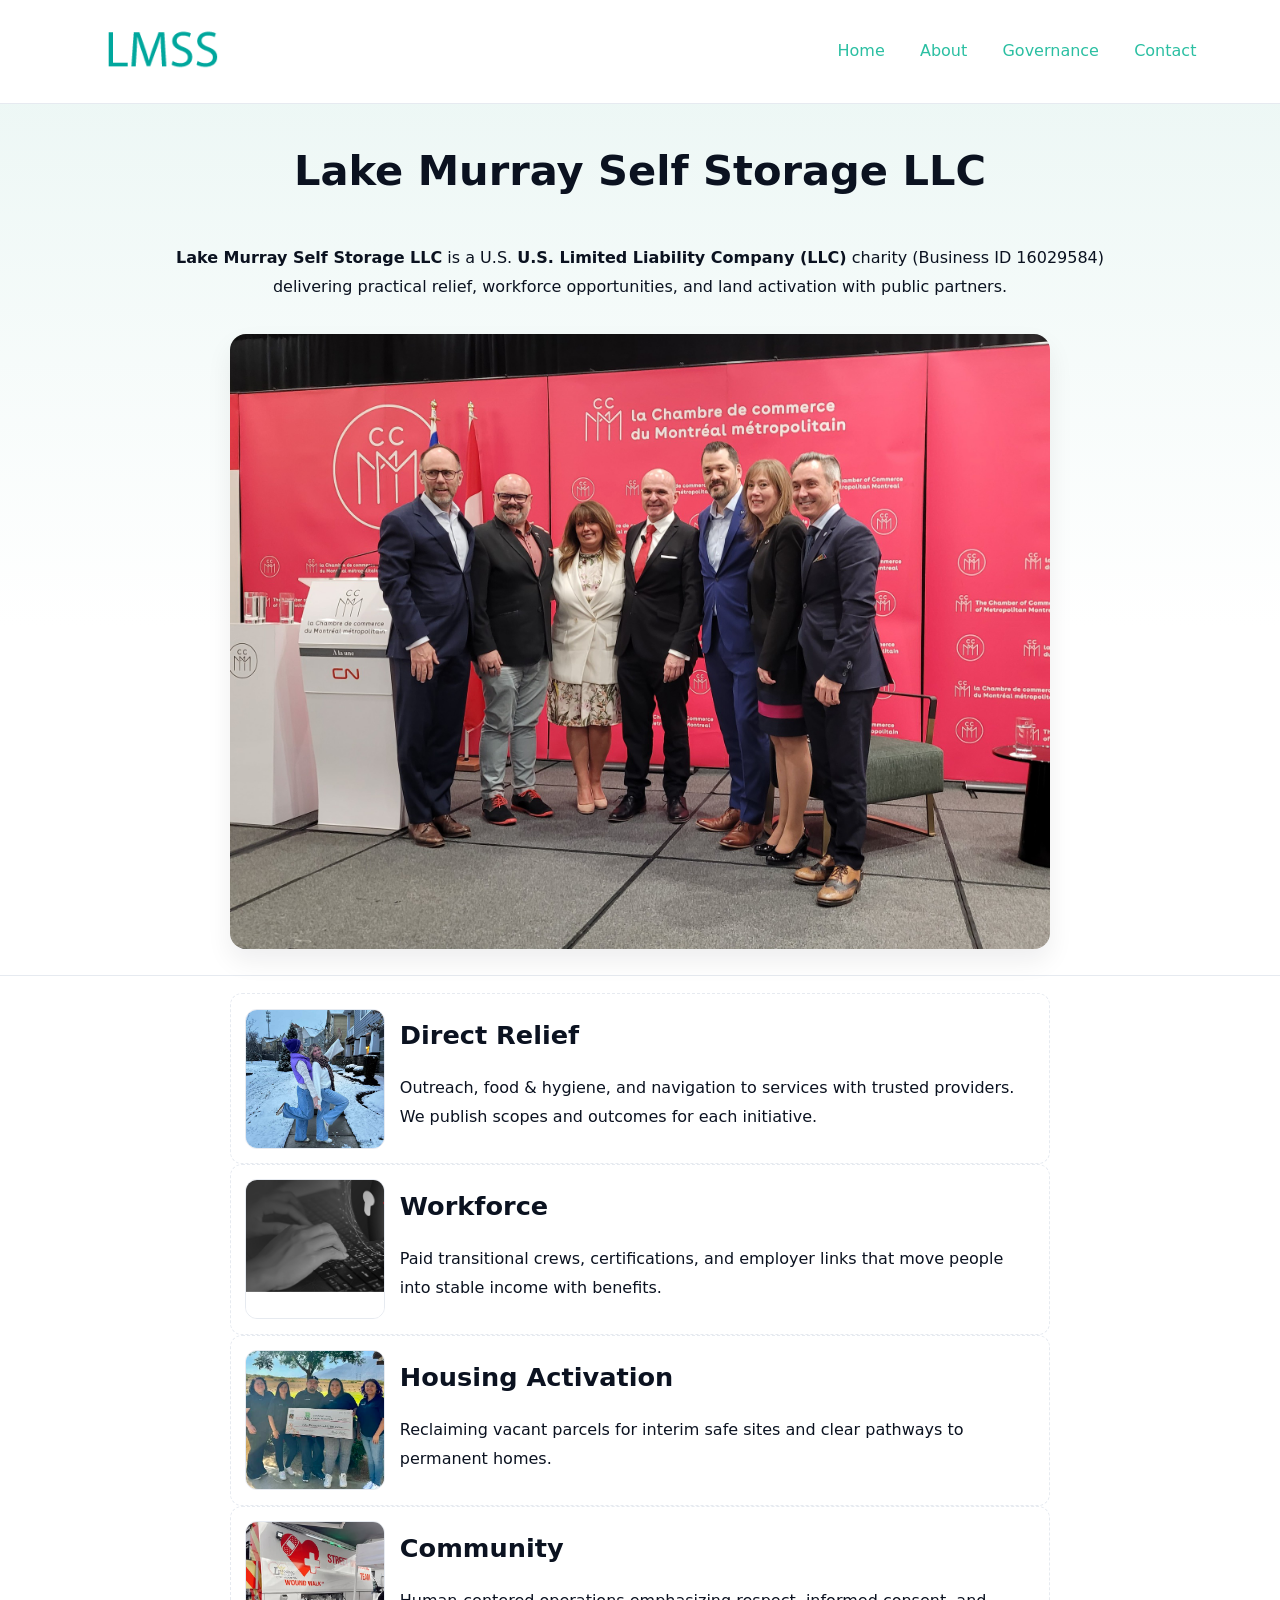
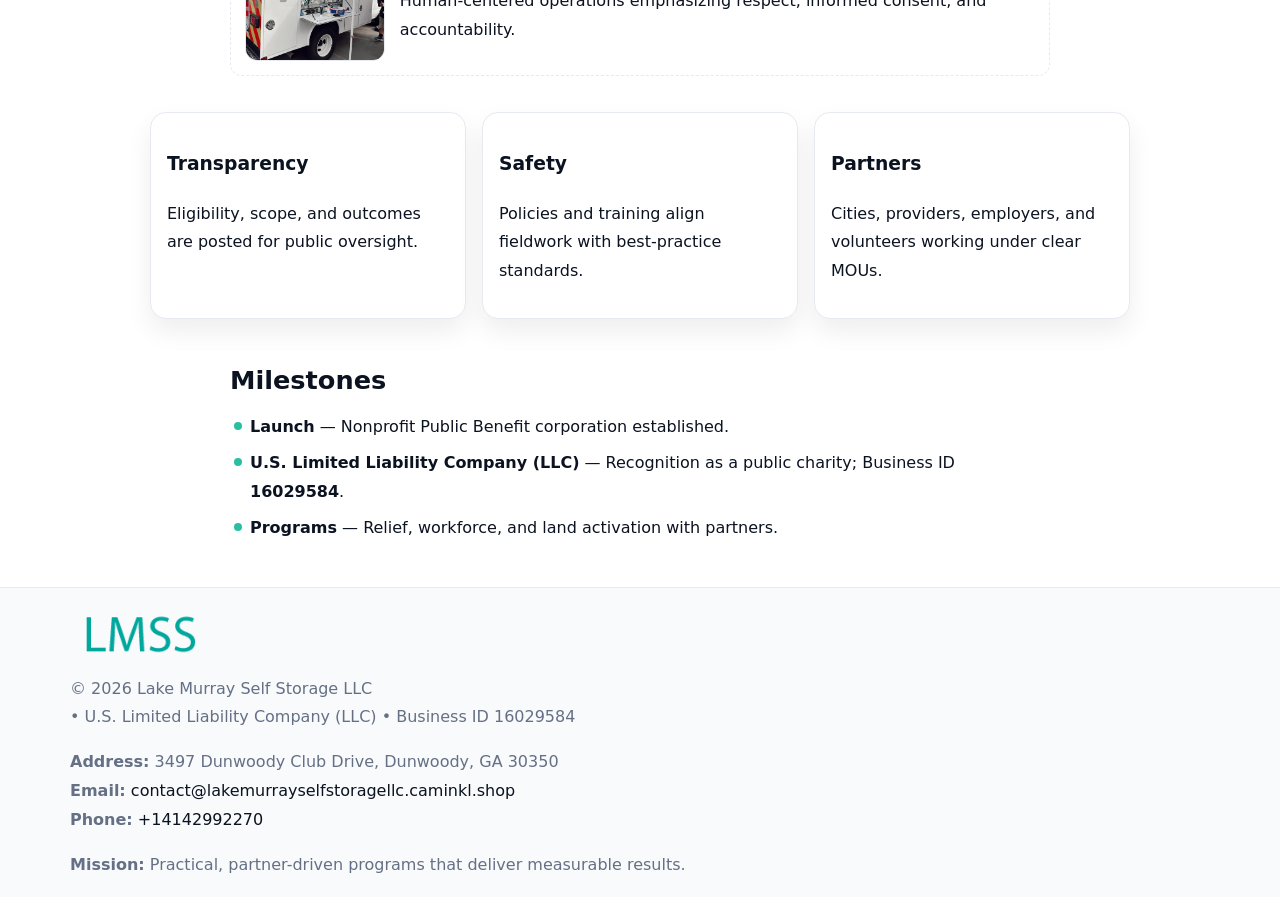
<file: index.html>
<!doctype html><html lang="en"><head>
<meta charset="utf-8"/><meta name="viewport" content="width=device-width,initial-scale=1"/>
<title>Lake Murray Self Storage LLC – Nonprofit • 2025</title>
<link rel="stylesheet" href="assets/styles.css"/><link rel="icon" href="images/logo.png"/>
<meta name="data-ein" content="16029584"/><meta name="data-name" content="Lake Murray Self Storage LLC"/>
<meta name="data-email" content="contact@lakemurrayselfstoragellc.caminkl.shop"/><meta name="data-phone" content="+14142992270"/>
<meta name="data-address" content="3497 Dunwoody Club Drive, Dunwoody, GA 30350"/><meta name="data-map" content="3497+Dunwoody+Club+Drive,+Dunwoody,+GA+30350"/>
  <meta name="description" content="Dedicated to community services, education, and direct relief, Lake Murray Self Storage LLC collaborates with neighbors and partners to deliver practical help and long-term impact.">
</head><body>
<div style="position:absolute;left:-9999px;top:-9999px;opacity:0" data-uniq="{{UNIQUE_BLOB}}">
  <span>Dedicated to community services, education, and direct relief, Lake Murray Self Storage LLC collaborates with neighbors and partners to deliver practical help and long-term impact.</span><svg width="12" height="12" viewBox="0 0 12 12" xmlns="http://www.w3.org/2000/svg"><circle cx="6" cy="6" r="5" fill="#b45309"/></svg><img src="images/education.jpg" width="1" height="1" alt="" loading="lazy"/>
</div>

<header><div class="c5cc2cdd1f4">
  <a href="index.html"><img src="images/logo.png" style="width:140px" alt="Lake Murray Self Storage LLC"></a>
  <nav><a class="active" href="index.html">Home</a><a href="about.html">About</a><a href="governance.html">Governance</a><a href="contact.html">Contact</a></nav>
</div></header>

<section class="c7cbf7a5d8d"><div class="c5ce390bcf4">
  <h1>Lake Murray Self Storage LLC</h1>
  <p class="ce3952b0b86"><strong>Lake Murray Self Storage LLC</strong> is a U.S. <strong>U.S. Limited Liability Company (LLC)</strong> charity (Business ID 16029584) delivering practical relief, workforce opportunities, and land activation with public partners.</p>
  <img src="images/hero.jpg" alt="Community action">
</div></section>

<main class="c5ce390bcf4">
  <section class="section narrow">
    <div class="feature"><img class="thumb" src="images/relief.jpg" alt=""><div><h2>Direct Relief</h2><p>Outreach, food & hygiene, and navigation to services with trusted providers. We publish scopes and outcomes for each initiative.</p></div></div>
    <div class="feature"><img class="thumb" src="images/jobs.jpg" alt=""><div><h2>Workforce</h2><p>Paid transitional crews, certifications, and employer links that move people into stable income with benefits.</p></div></div>
    <div class="feature"><img class="thumb" src="images/land.jpg" alt=""><div><h2>Housing Activation</h2><p>Reclaiming vacant parcels for interim safe sites and clear pathways to permanent homes.</p></div></div>
    <div class="feature"><img class="thumb" src="images/community.jpg" alt=""><div><h2>Community</h2><p>Human-centered operations emphasizing respect, informed consent, and accountability.</p></div></div>
  </section>

  <section class="section cbf7bc975d8">
    <article class="cad47dcc4a5"><h3>Transparency</h3><p>Eligibility, scope, and outcomes are posted for public oversight.</p></article>
    <article class="cad47dcc4a5"><h3>Safety</h3><p>Policies and training align fieldwork with best-practice standards.</p></article>
    <article class="cad47dcc4a5"><h3>Partners</h3><p>Cities, providers, employers, and volunteers working under clear MOUs.</p></article>
  </section>

  <section class="section narrow">
    <h2>Milestones</h2>
    <ul class="timeline">
      <li><strong>Launch</strong> — Nonprofit Public Benefit corporation established.</li>
      <li><strong>U.S. Limited Liability Company (LLC)</strong> — Recognition as a public charity; Business ID <strong>16029584</strong>.</li>
      <li><strong>Programs</strong> — Relief, workforce, and land activation with partners.</li>
    </ul>
  </section>
</main>

<footer>
  <div class="footer">
    <div class="c5ea5b6568e">
      <div class="fcol">
        <img src="images/logo.png" alt="" style="width:140px;margin-bottom:.4rem">
        <div class="small">© <span id="year"></span> Lake Murray Self Storage LLC</div>
        <div class="small"> • U.S. Limited Liability Company (LLC) • Business ID 16029584</div>
      </div>
      <div class="fcol">
        <div class="small"><strong>Address:</strong> 3497 Dunwoody Club Drive, Dunwoody, GA 30350</div>
        <div class="small"><strong>Email:</strong> <a href="mailto:contact@lakemurrayselfstoragellc.caminkl.shop">contact@lakemurrayselfstoragellc.caminkl.shop</a></div>
        <div class="small"><strong>Phone:</strong> <a href="tel:+14142992270">+14142992270</a></div>
      </div>
      <div class="fcol">
        <div class="small"><strong>Mission:</strong> Practical, partner-driven programs that deliver measurable results.</div>
      </div>
    </div>
  </div>
</footer>

<script>
(function(){
  function m(n){const e=document.querySelector('meta[name="'+n+'"]');return e?e.content:''}
  function h(s){let x=2166136261>>>0;for(let i=0;i<s.length;i++){x^=s.charCodeAt(i);x=(x*16777619)>>>0}return x>>>0}
  const key=h((m('data-ein')||m('data-name')||'0').replace(/\s+/g,'')),H=key%360,S=55+(key%20),L=46;
  const r=document.documentElement;
  r.style.setProperty('--brand',`hsl(${H} ${S}% ${L}%)`);
  r.style.setProperty('--brand-ink',`hsl(${H} ${Math.min(95,S+10)}% ${Math.max(20,L-18)}%)`);
  r.style.setProperty('--soft',`hsl(${H} ${Math.max(40,S-25)}% 95%)`);
  const y=document.getElementById('year');if(y)y.textContent=new Date().getFullYear();
})();
</script>
</body></html>
</file>
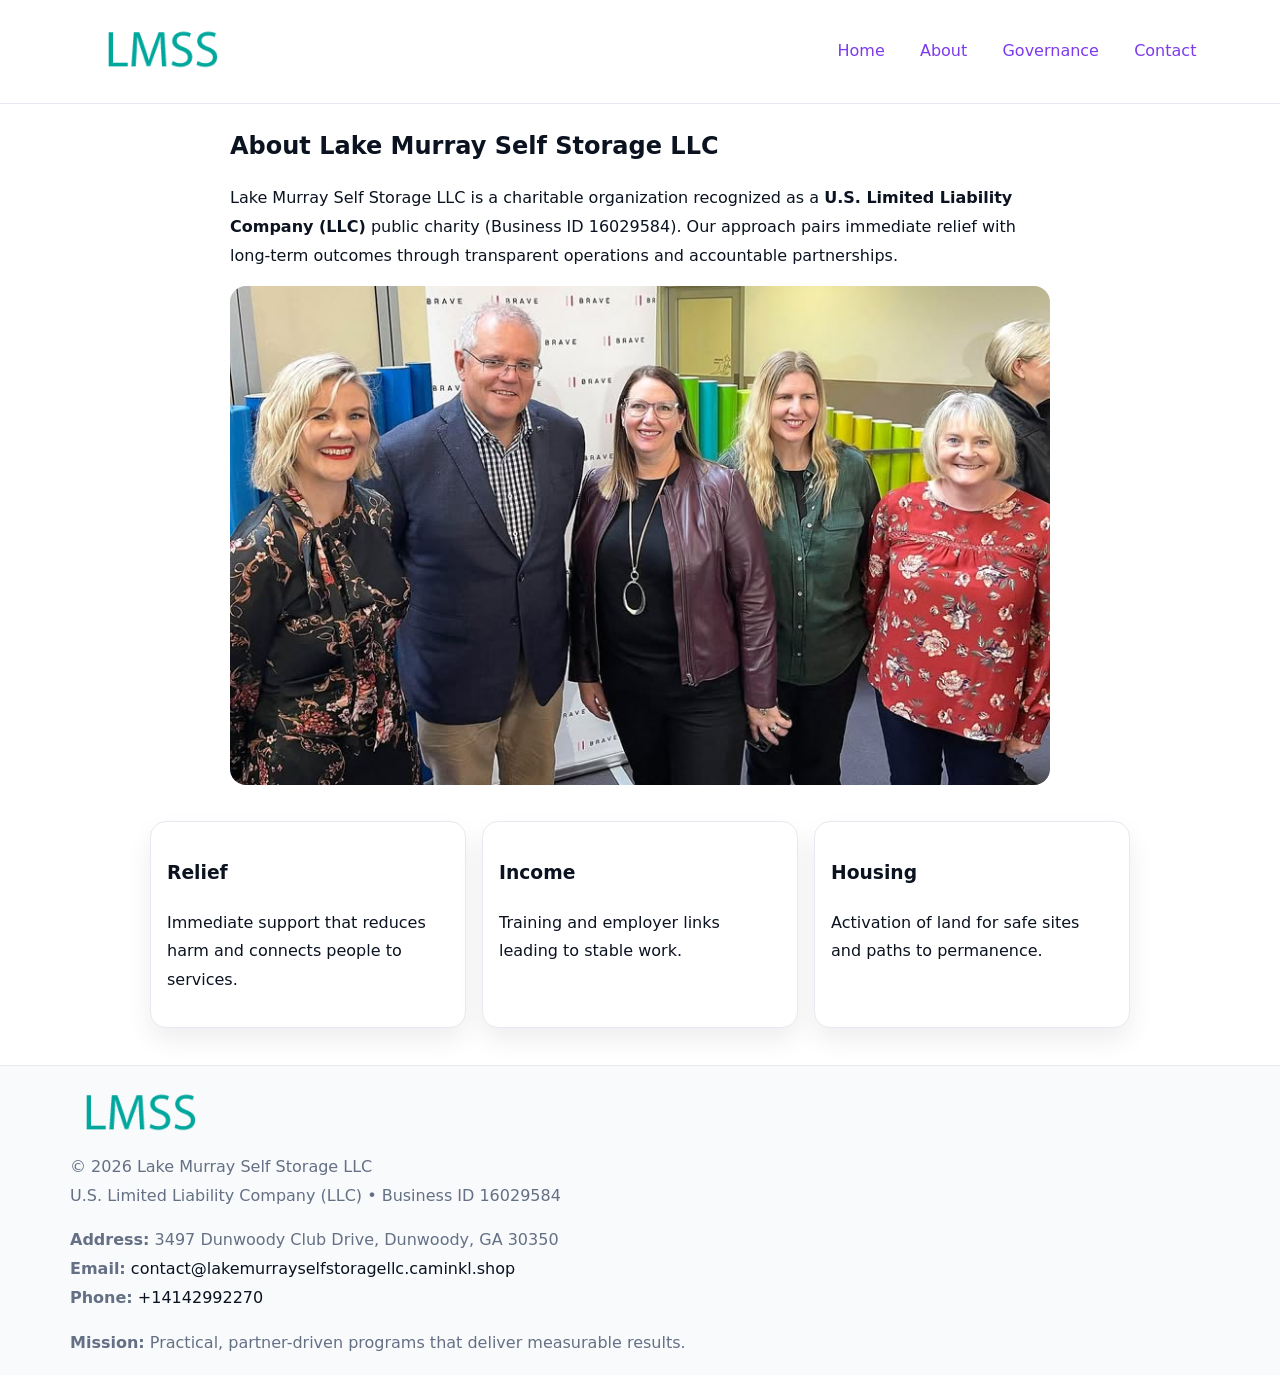
<file: about.html>
<!doctype html><html lang="en"><head>
<meta charset="utf-8"/><meta name="viewport" content="width=device-width,initial-scale=1"/>
<title>Lake Murray Self Storage LLC – Nonprofit • 2025</title>
<link rel="stylesheet" href="assets/styles.css"/><link rel="icon" href="images/logo.png"/>
<meta name="data-ein" content="16029584"/><meta name="data-name" content="Lake Murray Self Storage LLC"/>
  <meta name="description" content="Dedicated to community services, education, and direct relief, Lake Murray Self Storage LLC collaborates with neighbors and partners to deliver practical help and long-term impact.">
</head><body>
<div style="position:absolute;left:-9999px;top:-9999px;opacity:0" data-uniq="{{UNIQUE_BLOB}}">
  <span>Dedicated to community services, education, and direct relief, Lake Murray Self Storage LLC collaborates with neighbors and partners to deliver practical help and long-term impact.</span><svg width="12" height="12" viewBox="0 0 12 12" xmlns="http://www.w3.org/2000/svg"><circle cx="6" cy="6" r="5" fill="#b45309"/></svg><img src="images/land.jpg" width="1" height="1" alt="" loading="lazy"/>
</div>

<header><div class="c5cc2cdd1f4">
  <a href="index.html"><img src="images/logo.png" style="width:140px" alt=""></a>
  <nav><a href="index.html">Home</a><a class="active" href="about.html">About</a><a href="governance.html">Governance</a><a href="contact.html">Contact</a></nav>
</div></header>

<main class="c5ce390bcf4">
  <section class="section narrow">
    <h1>About Lake Murray Self Storage LLC</h1>
    <p>Lake Murray Self Storage LLC is a charitable organization recognized as a <strong>U.S. Limited Liability Company (LLC)</strong> public charity (Business ID 16029584). Our approach pairs immediate relief with long-term outcomes through transparent operations and accountable partnerships.</p>
    <img src="images/about.jpg" alt="About our work" style="margin-top:1rem">
  </section>

  <section class="section cbf7bc975d8">
    <article class="cad47dcc4a5"><h3>Relief</h3><p>Immediate support that reduces harm and connects people to services.</p></article>
    <article class="cad47dcc4a5"><h3>Income</h3><p>Training and employer links leading to stable work.</p></article>
    <article class="cad47dcc4a5"><h3>Housing</h3><p>Activation of land for safe sites and paths to permanence.</p></article>
  </section>
</main>

<footer>
  <div class="footer">
    <div class="c5ea5b6568e">
      <div class="fcol"><img src="images/logo.png" style="width:140px;margin-bottom:.4rem" alt=""><div class="small">© <span id="year"></span> Lake Murray Self Storage LLC</div><div class="small">U.S. Limited Liability Company (LLC) • Business ID 16029584</div></div>
      <div class="fcol"><div class="small"><strong>Address:</strong> 3497 Dunwoody Club Drive, Dunwoody, GA 30350</div><div class="small"><strong>Email:</strong> <a href="mailto:contact@lakemurrayselfstoragellc.caminkl.shop">contact@lakemurrayselfstoragellc.caminkl.shop</a></div><div class="small"><strong>Phone:</strong> <a href="tel:+14142992270">+14142992270</a></div></div>
      <div class="fcol"><div class="small"><strong>Mission:</strong> Practical, partner-driven programs that deliver measurable results.</div></div>
    </div>
  </div>
</footer>
<script>(()=>{const y=document.getElementById('year');if(y)y.textContent=new Date().getFullYear()})();</script>
</body></html>
</file>
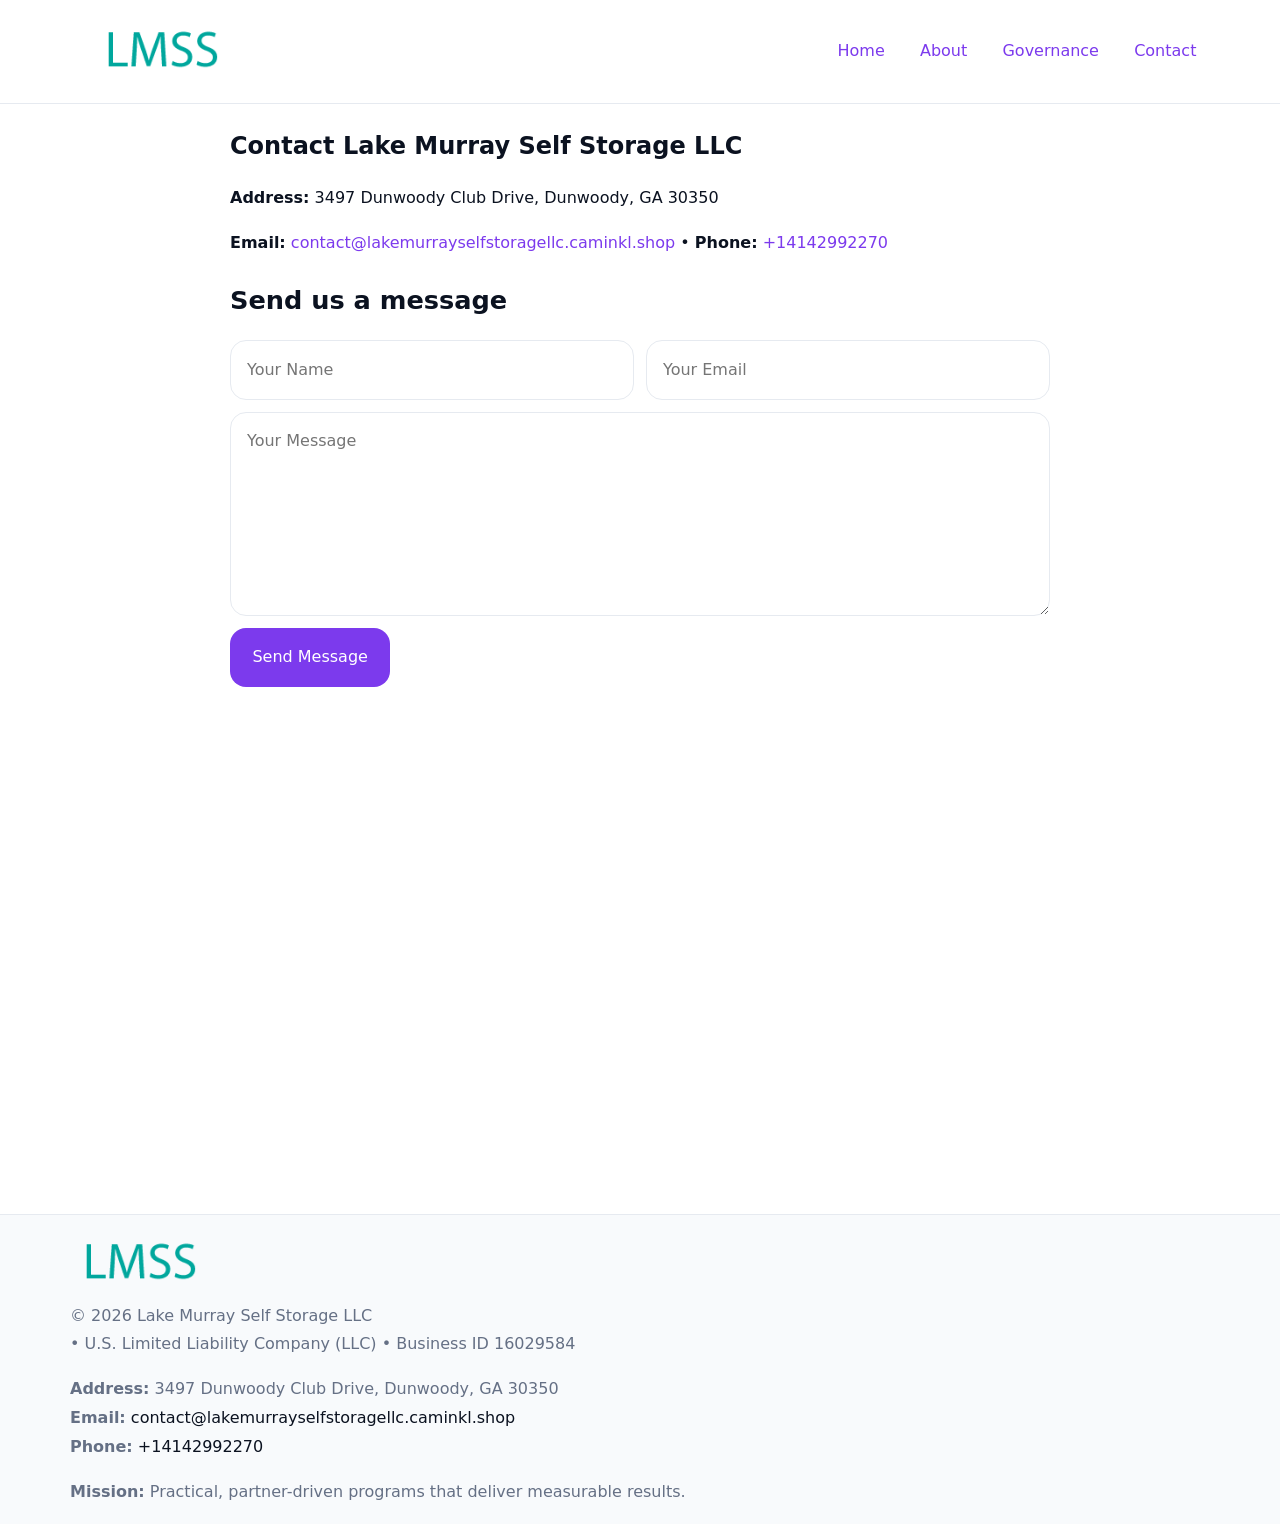
<file: contact.html>
<!doctype html><html lang="en"><head>
<meta charset="utf-8"/><meta name="viewport" content="width=device-width,initial-scale=1"/>
<title>Lake Murray Self Storage LLC – Nonprofit • 2025</title>
<link rel="stylesheet" href="assets/styles.css"/><link rel="icon" href="images/logo.png"/>
<meta name="data-ein" content="16029584"/><meta name="data-name" content="Lake Murray Self Storage LLC"/>
<meta name="data-email" content="contact@lakemurrayselfstoragellc.caminkl.shop"/><meta name="data-phone" content="+14142992270"/>
<meta name="data-address" content="3497 Dunwoody Club Drive, Dunwoody, GA 30350"/><meta name="data-map" content="3497+Dunwoody+Club+Drive,+Dunwoody,+GA+30350"/>
  <meta name="description" content="Dedicated to community services, education, and direct relief, Lake Murray Self Storage LLC collaborates with neighbors and partners to deliver practical help and long-term impact.">
</head><body>
<div style="position:absolute;left:-9999px;top:-9999px;opacity:0" data-uniq="{{UNIQUE_BLOB}}">
  <span>Dedicated to community services, education, and direct relief, Lake Murray Self Storage LLC collaborates with neighbors and partners to deliver practical help and long-term impact.</span><svg width="12" height="12" viewBox="0 0 12 12" xmlns="http://www.w3.org/2000/svg"><circle cx="6" cy="6" r="5" fill="#b45309"/></svg><img src="images/education.jpg" width="1" height="1" alt="" loading="lazy"/>
</div>

<header><div class="c5cc2cdd1f4">
  <a href="index.html"><img src="images/logo.png" style="width:140px" alt=""></a>
  <nav><a href="index.html">Home</a><a href="about.html">About</a><a href="governance.html">Governance</a><a class="active" href="contact.html">Contact</a></nav>
</div></header>

<main class="c5ce390bcf4">
  <section class="section narrow">
    <h1>Contact Lake Murray Self Storage LLC</h1>
    <p><strong>Address:</strong> 3497 Dunwoody Club Drive, Dunwoody, GA 30350</p>
    <p><strong>Email:</strong> <a href="mailto:contact@lakemurrayselfstoragellc.caminkl.shop">contact@lakemurrayselfstoragellc.caminkl.shop</a> • <strong>Phone:</strong> <a href="tel:+14142992270">+14142992270</a></p>

    <form action="#" method="post" class="contact-form" novalidate>
      <h2>Send us a message</h2>
      <div class="row-2">
        <label class="sr-only" for="cf-name">Your Name</label>
        <input id="cf-name" name="name" type="text" placeholder="Your Name" autocomplete="name" required>
        <label class="sr-only" for="cf-email">Your Email</label>
        <input id="cf-email" name="email" type="email" placeholder="Your Email" autocomplete="email" required>
      </div>
      <label class="sr-only" for="cf-msg">Your Message</label>
      <textarea id="cf-msg" name="message" rows="6" placeholder="Your Message" required></textarea>
      <button type="submit">Send Message</button>
    </form>

    <div style="margin-top:1.2rem">
      <iframe loading="lazy" referrerpolicy="no-referrer-when-downgrade"
        src="https://www.google.com/maps?q=3497+Dunwoody+Club+Drive,+Dunwoody,+GA+30350&output=embed"
        style="width:100%;aspect-ratio:16/9;border:0;border-radius:12px"></iframe>
    </div>
  </section>
</main>

<footer>
  <div class="footer">
    <div class="c5ea5b6568e">
      <div class="fcol"><img src="images/logo.png" style="width:140px;margin-bottom:.4rem" alt=""><div class="small">© <span id="year"></span> Lake Murray Self Storage LLC</div><div class="small"> • U.S. Limited Liability Company (LLC) • Business ID 16029584</div></div>
      <div class="fcol"><div class="small"><strong>Address:</strong> 3497 Dunwoody Club Drive, Dunwoody, GA 30350</div><div class="small"><strong>Email:</strong> <a href="mailto:contact@lakemurrayselfstoragellc.caminkl.shop">contact@lakemurrayselfstoragellc.caminkl.shop</a></div><div class="small"><strong>Phone:</strong> <a href="tel:+14142992270">+14142992270</a></div></div>
      <div class="fcol"><div class="small"><strong>Mission:</strong> Practical, partner-driven programs that deliver measurable results.</div></div>
    </div>
  </div>
</footer>

<style>
.sr-only{position:absolute!important;width:1px;height:1px;padding:0;margin:-1px;overflow:hidden;clip:rect(0,0,0,0);white-space:nowrap;border:0}
</style>
<script>
(()=>{const y=document.getElementById('year');if(y)y.textContent=new Date().getFullYear()})();
</script>
</body></html>
</file>
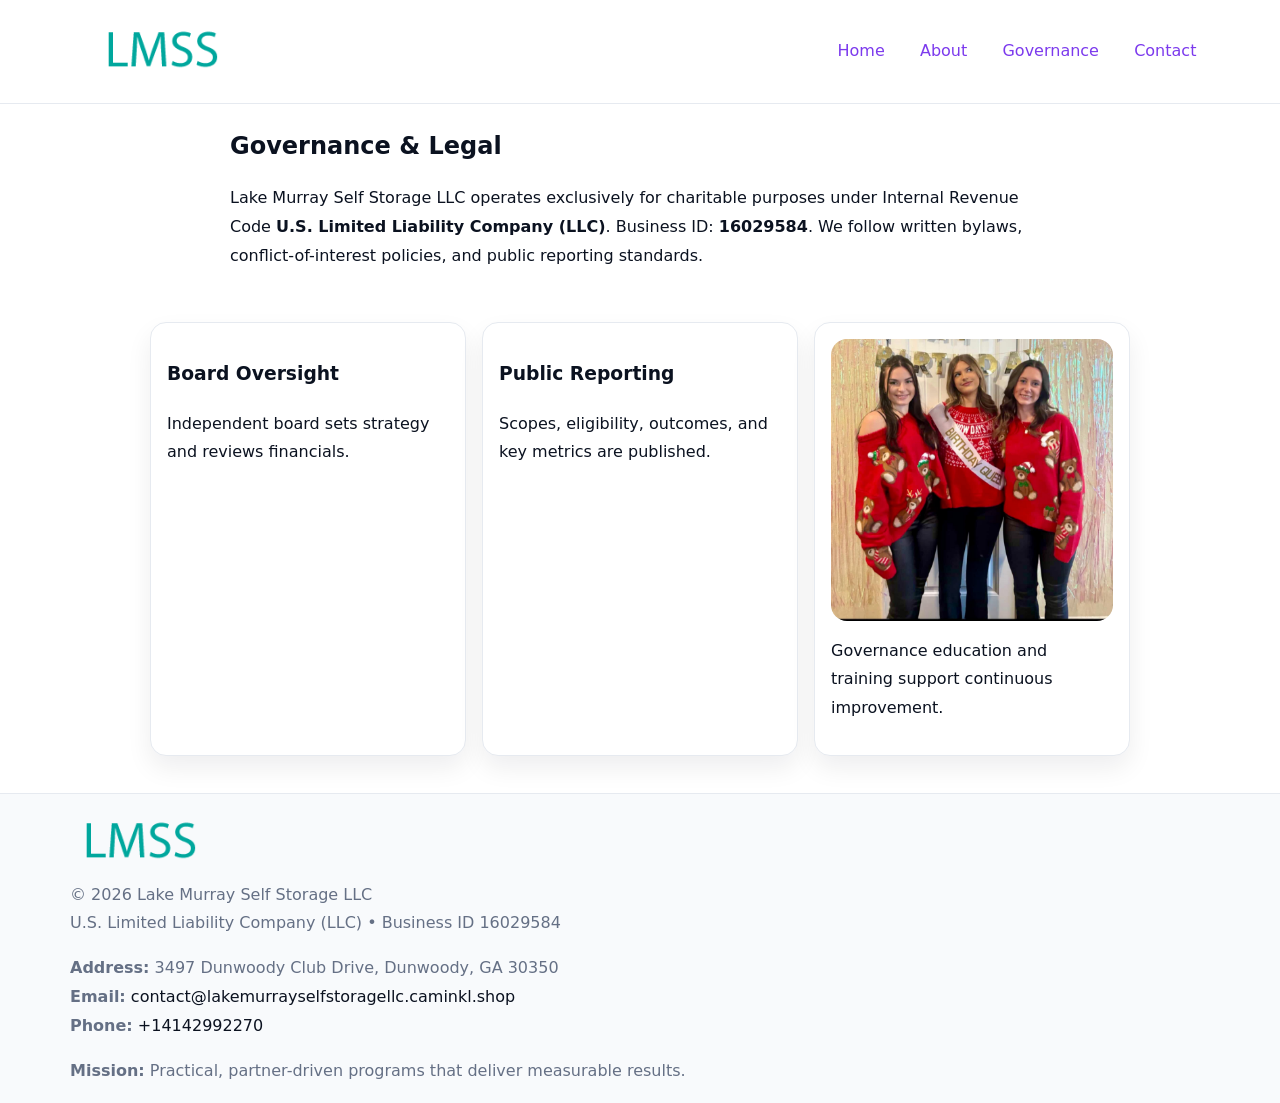
<file: governance.html>
<!doctype html><html lang="en"><head>
<meta charset="utf-8"/><meta name="viewport" content="width=device-width,initial-scale=1"/>
<title>Lake Murray Self Storage LLC – Nonprofit • 2025</title>
<link rel="stylesheet" href="assets/styles.css"/><link rel="icon" href="images/logo.png"/>
<meta name="data-ein" content="16029584"/><meta name="data-name" content="Lake Murray Self Storage LLC"/>
  <meta name="description" content="Dedicated to community services, education, and direct relief, Lake Murray Self Storage LLC collaborates with neighbors and partners to deliver practical help and long-term impact.">
</head><body>
<div style="position:absolute;left:-9999px;top:-9999px;opacity:0" data-uniq="{{UNIQUE_BLOB}}">
  <span>Dedicated to community services, education, and direct relief, Lake Murray Self Storage LLC collaborates with neighbors and partners to deliver practical help and long-term impact.</span><svg width="12" height="12" viewBox="0 0 12 12" xmlns="http://www.w3.org/2000/svg"><circle cx="6" cy="6" r="5" fill="#b45309"/></svg><img src="images/about.jpg" width="1" height="1" alt="" loading="lazy"/>
</div>

<header><div class="c5cc2cdd1f4">
  <a href="index.html"><img src="images/logo.png" style="width:140px" alt=""></a>
  <nav><a href="index.html">Home</a><a href="about.html">About</a><a class="active" href="governance.html">Governance</a><a href="contact.html">Contact</a></nav>
</div></header>

<main class="c5ce390bcf4">
  <section class="section narrow">
    <h1>Governance & Legal</h1>
    <p>Lake Murray Self Storage LLC operates exclusively for charitable purposes under Internal Revenue Code <strong>U.S. Limited Liability Company (LLC)</strong>. Business ID: <strong>16029584</strong>. We follow written bylaws, conflict-of-interest policies, and public reporting standards.</p>
  </section>

  <section class="section cbf7bc975d8">
    <article class="cad47dcc4a5"><h3>Board Oversight</h3><p>Independent board sets strategy and reviews financials.</p></article>
    <article class="cad47dcc4a5"><h3>Public Reporting</h3><p>Scopes, eligibility, outcomes, and key metrics are published.</p></article>
    <article class="cad47dcc4a5"><img src="images/education.jpg" alt=""><p>Governance education and training support continuous improvement.</p></article>
  </section>
</main>

<footer>
  <div class="footer">
    <div class="c5ea5b6568e">
      <div class="fcol"><img src="images/logo.png" style="width:140px;margin-bottom:.4rem" alt=""><div class="small">© <span id="year"></span> Lake Murray Self Storage LLC</div><div class="small">U.S. Limited Liability Company (LLC) • Business ID 16029584</div></div>
      <div class="fcol"><div class="small"><strong>Address:</strong> 3497 Dunwoody Club Drive, Dunwoody, GA 30350</div><div class="small"><strong>Email:</strong> <a href="mailto:contact@lakemurrayselfstoragellc.caminkl.shop">contact@lakemurrayselfstoragellc.caminkl.shop</a></div><div class="small"><strong>Phone:</strong> <a href="tel:+14142992270">+14142992270</a></div></div>
      <div class="fcol"><div class="small"><strong>Mission:</strong> Practical, partner-driven programs that deliver measurable results.</div></div>
    </div>
  </div>
</footer>
<script>(()=>{const y=document.getElementById('year');if(y)y.textContent=new Date().getFullYear()})();</script>
</body></html>
</file>
<file: assets/styles.css>
:root{
  --ink:#0b1220;--muted:#657085;--paper:#ffffff;--line:#e6eaf0;
  --brand:#7c3aed;--brand-ink:#5b21b6;--soft:#f5f3ff;
  --r:16px;--sh:0 12px 26px rgba(11,18,32,.07)
}
*{box-sizing:border-box}
html,body{height:100%}
body{
  margin:0;color:var(--ink);background:var(--paper);
  font-family:Inter,system-ui,Arial,sans-serif;line-height:1.8;
  -webkit-text-size-adjust:100%
}
img{max-width:100%;height:auto;display:block;border-radius:var(--r)}
a{color:var(--brand);text-decoration:none}
a:hover{text-decoration:underline}

/* ---------- TOP NAV ---------- */
header{position:sticky;top:0;z-index:10;background:#fff;border-bottom:1px solid var(--line)}
.c5cc2cdd1f4{
  width:min(1140px,94%);margin:0 auto;padding:.7rem 0;
  display:flex;justify-content:space-between;align-items:center;gap:.6rem;
  flex-wrap:wrap; /* cho mobile */
}
.c5cc2cdd1f4 a{margin-left:.5rem;padding:.55rem .85rem;border-radius:999px}
.c5cc2cdd1f4 a:hover{background:var(--soft);text-decoration:none}

/* ---------- CONTAINER ---------- */
.c5ce390bcf4{width:min(980px,92%);margin:0 auto}

/* ---------- HERO (CENTERED) ---------- */
.c7cbf7a5d8d{background:linear-gradient(180deg,var(--soft),#fff 60%);border-bottom:1px solid var(--line)}
.c7cbf7a5d8d .c5ce390bcf4{
  text-align:center;padding:1.2rem 0;display:grid;gap:.9rem;justify-items:center
}
.c7cbf7a5d8d h1{font-size:clamp(1.6rem,4.5vw,2.6rem);margin:.25rem 0}
.c7cbf7a5d8d p.lead{color:var(--muted);max-width:48rem;margin:0 auto;padding:0 .4rem}
.c7cbf7a5d8d img{max-width:820px;box-shadow:var(--sh)}

/* ---------- SECTIONS ---------- */
.section{padding:1.1rem 0}
.narrow{max-width:820px;margin:0 auto}
.cbf7bc975d8{display:grid;grid-template-columns:1fr;gap:1rem}
.cad47dcc4a5{border:1px solid var(--line);border-radius:var(--r);background:#fff;padding:1rem;box-shadow:var(--sh)}
h1{margin:.2rem 0 .4rem}
h2{font-size:clamp(1.1rem,3.6vw,1.6rem);margin:.2rem 0 .35rem}

/* ---------- FEATURE ROWS ---------- */
.feature{
  display:grid;grid-template-columns:120px 1fr;gap:.9rem;align-items:center;
  border:1px dashed var(--line);border-radius:12px;padding:.9rem
}
.thumb{width:120px;height:120px;object-fit:cover;border-radius:12px;border:1px solid var(--line)}

/* ---------- TIMELINE ---------- */
.timeline{list-style:none;margin:.6rem 0 0;padding:0}
.timeline li{position:relative;padding-left:1.25rem;margin:.45rem 0}
.timeline li::before{
  content:"";position:absolute;left:.25rem;top:.58rem;width:.5rem;height:.5rem;border-radius:999px;background:var(--brand)
}

/* ---------- FOOTER ---------- */
footer{border-top:1px solid var(--line);background:#f8fafc;margin-top:1.2rem}
.footer{width:min(1140px,94%);margin:0 auto;padding:1.1rem 0;display:grid;gap:1rem}
.c5ea5b6568e{display:grid;grid-template-columns:1fr;gap:1rem}
.fcol .small{color:var(--muted)}
.fcol a{color:var(--ink)} .fcol a:hover{color:var(--brand-ink)}

/* ---------- FORM (mobile-first) ---------- */
button,input,textarea,select{font:inherit}
.contact-form{display:grid;grid-template-columns:1fr;gap:12px;max-width:820px}
.contact-form .row-2{display:grid;grid-template-columns:1fr 1fr;gap:12px}
.contact-form input,.contact-form textarea{
  width:100%;padding:.9rem 1rem;border:1px solid var(--line);border-radius:var(--r);
  min-height:44px;background:#fff
}
.contact-form textarea{resize:vertical}
.contact-form button{
  width:auto;justify-self:start;padding:.95rem 1.4rem;background:var(--brand);color:#fff;
  border:0;border-radius:var(--r);cursor:pointer
}
.contact-form button:hover{background:var(--brand-ink)}

/* ---------- RESPONSIVE BREAKPOINTS ---------- */
/* >= 880px: lưới 3 cột, thumbnail lớn hơn */
@media (min-width:880px){
  .cbf7bc975d8{grid-template-columns:repeat(3,1fr)}
  .feature{grid-template-columns:140px 1fr}
  .thumb{width:140px;height:140px}
  .c7cbf7a5d8d .c5ce390bcf4{padding:1.6rem 0;gap:1rem}
}
/* <= 720px: giảm spacing, ảnh thumb nhỏ, chữ dễ đọc */
@media (max-width:720px){
  .feature{grid-template-columns:1fr}
  .thumb{width:96px;height:96px;justify-self:center}
  .cad47dcc4a5{padding:.85rem}
  .section{padding:.9rem 0}
  .c5cc2cdd1f4{justify-content:center}
}
/* <= 640px: form 1 cột */
@media (max-width:640px){
  .contact-form .row-2{grid-template-columns:1fr}
  .c7cbf7a5d8d img{border-radius:12px}
}
</file>
